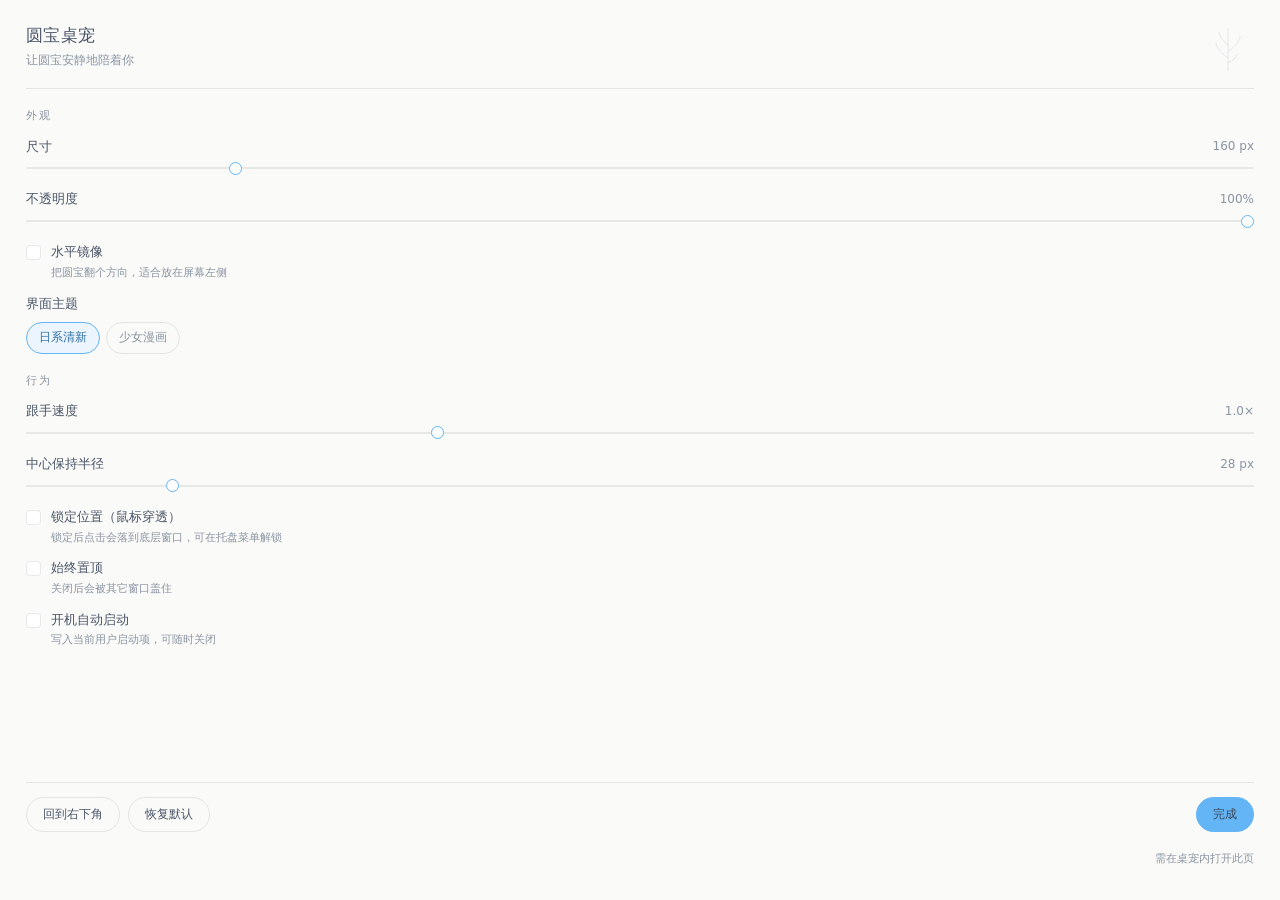
<file: web/settings/settings.html>
<!DOCTYPE html>
<html lang="zh-CN">
<head>
<meta charset="utf-8" />
<title>圆宝桌宠 · 设置</title>
<link rel="stylesheet" href="settings.css" />
</head>
<body data-theme="fresh">
  <main class="panel">
    <header class="head">
      <div>
        <h1>圆宝桌宠</h1>
        <p class="sub">让圆宝安静地陪着你</p>
      </div>
      <svg class="botanical" viewBox="0 0 64 64" aria-hidden="true">
        <path d="M32 60 C32 44 32 26 32 8" />
        <path d="M32 44 C25 40 19 34 17 26" />
        <path d="M32 36 C39 32 45 26 47 18" />
        <path d="M32 28 C26 24 22 19 21 13" />
        <path d="M32 50 C38 48 42 44 44 39" />
      </svg>
    </header>

    <section>
      <h2>外观</h2>

      <div class="row">
        <label for="size">尺寸</label>
        <output id="sizeVal">160 px</output>
        <input type="range" id="size" min="120" max="360" step="10" value="160" />
      </div>

      <div class="row">
        <label for="opacity">不透明度</label>
        <output id="opacityVal">100%</output>
        <input type="range" id="opacity" min="40" max="100" step="1" value="100" />
      </div>

      <label class="check">
        <input type="checkbox" id="mirror" />
        <span class="box"></span>
        <span class="txt">
          水平镜像
          <em>把圆宝翻个方向，适合放在屏幕左侧</em>
        </span>
      </label>

      <div class="block">
        <label>界面主题</label>
        <div class="seg" role="radiogroup" aria-label="界面主题">
          <button type="button" data-theme-btn="fresh" class="on">日系清新</button>
          <button type="button" data-theme-btn="shoujo">少女漫画</button>
        </div>
      </div>
    </section>

    <section>
      <h2>行为</h2>

      <div class="row">
        <label for="smoothing">跟手速度</label>
        <output id="smoothingVal">1.0×</output>
        <input type="range" id="smoothing" min="0.5" max="2" step="0.1" value="1" />
      </div>

      <div class="row">
        <label for="idle">中心保持半径</label>
        <output id="idleVal">28 px</output>
        <input type="range" id="idle" min="16" max="120" step="2" value="28" />
      </div>

      <label class="check">
        <input type="checkbox" id="locked" />
        <span class="box"></span>
        <span class="txt">
          锁定位置（鼠标穿透）
          <em>锁定后点击会落到底层窗口，可在托盘菜单解锁</em>
        </span>
      </label>

      <label class="check">
        <input type="checkbox" id="alwaysOnTop" />
        <span class="box"></span>
        <span class="txt">
          始终置顶
          <em>关闭后会被其它窗口盖住</em>
        </span>
      </label>

      <label class="check">
        <input type="checkbox" id="autostart" />
        <span class="box"></span>
        <span class="txt">
          开机自动启动
          <em>写入当前用户启动项，可随时关闭</em>
        </span>
      </label>
    </section>

    <footer class="actions">
      <button type="button" class="ghost" id="corner">回到右下角</button>
      <button type="button" class="ghost" id="reset">恢复默认</button>
      <button type="button" class="primary" id="close">完成</button>
    </footer>

    <p class="meta">
      <span id="metaText">241 帧 · 连续插值 · Tauri 2</span>
    </p>
    <p class="meta"><span id="dbg"></span></p>
  </main>
  <script src="settings.js"></script>
</body>
</html>
</file>
<file: web/settings/settings.css>
:root {
  --bg: #fafaf8;
  --surface: #ffffff;
  --text: #4a5568;
  --muted: #8a94a3;
  --line: rgba(74, 85, 104, 0.13);
  --accent: #64b5f6;
  --accent-ink: #2f6fa8;
  --accent-soft: #ecf5fd;
  --track: #e6e8e6;
  --thumb: #ffffff;
}

body[data-theme="shoujo"] {
  --bg: #fff5f7;
  --surface: #fffdfd;
  --text: #4a5568;
  --muted: #a3899a;
  --line: rgba(255, 183, 197, 0.45);
  --accent: #ffb7c5;
  --accent-ink: #b45e77;
  --accent-soft: #ffeef2;
  --track: #f7dfe4;
  --thumb: #ffffff;
}

* {
  box-sizing: border-box;
}

html,
body {
  margin: 0;
  height: 100%;
  width: 100%;
  overflow-x: hidden;
}

body {
  background: var(--bg);
  color: var(--text);
  font-family: system-ui, -apple-system, "Microsoft YaHei", "PingFang SC", sans-serif;
  font-size: 13px;
  line-height: 1.6;
  -webkit-font-smoothing: antialiased;
  overflow: hidden;
  user-select: none;
}

body[data-theme="shoujo"]::before {
  content: "";
  position: fixed;
  inset: 0;
  background-image: radial-gradient(circle, #ffb7c5 0.6px, transparent 0.6px);
  background-size: 10px 10px;
  opacity: 0.06;
  pointer-events: none;
}

.panel {
  position: relative;
  height: 100%;
  padding: 22px 26px 14px;
  display: flex;
  flex-direction: column;
  gap: 18px;
  /* 内容高度刚好贴合窗口，不显示任何滚动条（WebView 默认滚动条在多出几像素时
     会同时冒出横竖两条，滚过去还是空白，属于纯视觉噪音） */
  overflow-x: hidden;
  overflow-y: auto;
  scrollbar-width: none;
}

.panel::-webkit-scrollbar {
  width: 0;
  height: 0;
}

.head {
  display: flex;
  align-items: flex-start;
  justify-content: space-between;
  gap: 12px;
  padding-bottom: 14px;
  border-bottom: 0.5px solid var(--line);
}

h1 {
  margin: 0;
  font-size: 17px;
  font-weight: 500;
  letter-spacing: 0.02em;
}

.sub {
  margin: 2px 0 0;
  font-size: 12px;
  color: var(--muted);
}

.botanical {
  width: 52px;
  height: 52px;
  flex: none;
  fill: none;
  stroke: var(--muted);
  stroke-width: 0.8;
  stroke-linecap: round;
  opacity: 0.28;
}

section {
  display: flex;
  flex-direction: column;
  gap: 12px;
}

h2 {
  margin: 0;
  font-size: 11px;
  font-weight: 500;
  letter-spacing: 0.14em;
  color: var(--muted);
}

.row {
  display: grid;
  grid-template-columns: 1fr auto;
  align-items: center;
  gap: 2px 12px;
}

.row.inline {
  grid-template-columns: 1fr auto;
}

.block {
  display: flex;
  flex-direction: column;
  gap: 8px;
}

label {
  font-size: 13px;
  color: var(--text);
}

output {
  font-size: 12px;
  color: var(--muted);
  font-variant-numeric: tabular-nums;
}

input[type="range"] {
  grid-column: 1 / -1;
  -webkit-appearance: none;
  appearance: none;
  width: 100%;
  height: 18px;
  margin: 0;
  background: transparent;
  cursor: pointer;
}

input[type="range"]::-webkit-slider-runnable-track {
  height: 2px;
  border-radius: 2px;
  background: var(--track);
}

input[type="range"]::-webkit-slider-thumb {
  -webkit-appearance: none;
  appearance: none;
  width: 13px;
  height: 13px;
  margin-top: -5.5px;
  border-radius: 50%;
  background: var(--thumb);
  border: 1.5px solid var(--accent);
  transition: border-color 0.25s ease, transform 0.25s ease;
}

input[type="range"]:hover::-webkit-slider-thumb {
  transform: scale(1.08);
}

input[type="range"]:focus-visible::-webkit-slider-thumb {
  outline: 2px solid var(--accent-soft);
  outline-offset: 2px;
}

.seg {
  display: flex;
  gap: 6px;
}

.seg button {
  font: inherit;
  font-size: 12px;
  padding: 5px 12px;
  border-radius: 999px;
  border: 0.5px solid var(--line);
  background: transparent;
  color: var(--muted);
  cursor: pointer;
  transition: all 0.25s ease;
}

.seg button.on {
  background: var(--accent-soft);
  border-color: var(--accent);
  color: var(--accent-ink);
}

.check {
  display: grid;
  grid-template-columns: auto 1fr;
  align-items: start;
  gap: 10px;
  cursor: pointer;
}

.check input {
  position: absolute;
  opacity: 0;
  width: 0;
  height: 0;
}

.check .box {
  width: 15px;
  height: 15px;
  margin-top: 3px;
  border-radius: 4px;
  border: 0.5px solid var(--line);
  background: var(--surface);
  transition: all 0.25s ease;
  position: relative;
}

.check input:checked + .box {
  background: var(--accent);
  border-color: var(--accent);
}

.check input:checked + .box::after {
  content: "";
  position: absolute;
  left: 4px;
  top: 1px;
  width: 5px;
  height: 8px;
  border: solid #ffffff;
  border-width: 0 1.5px 1.5px 0;
  transform: rotate(45deg);
}

.check input:focus-visible + .box {
  outline: 2px solid var(--accent-soft);
  outline-offset: 2px;
}

.check .txt {
  font-size: 13px;
}

.check em {
  display: block;
  font-style: normal;
  font-size: 11px;
  color: var(--muted);
  margin-top: 1px;
}

.actions {
  margin-top: auto;
  display: flex;
  gap: 8px;
  padding-top: 14px;
  border-top: 0.5px solid var(--line);
}

.actions button {
  font: inherit;
  font-size: 12px;
  padding: 7px 16px;
  border-radius: 999px;
  cursor: pointer;
  transition: all 0.25s ease;
  border: 0.5px solid var(--line);
  background: transparent;
  color: var(--text);
}

.actions button:hover {
  border-color: var(--accent);
  background: var(--accent-soft);
}

.actions .primary {
  margin-left: auto;
  background: var(--accent);
  border-color: var(--accent);
  color: #3c4655;
}

.actions .primary:hover {
  filter: brightness(0.97);
}

.actions button:focus-visible {
  outline: 2px solid var(--accent-soft);
  outline-offset: 2px;
}

.meta {
  margin: 0;
  font-size: 11px;
  color: var(--muted);
  text-align: right;
}

::-webkit-scrollbar {
  width: 6px;
}

::-webkit-scrollbar-thumb {
  background: var(--line);
  border-radius: 3px;
}
</file>
